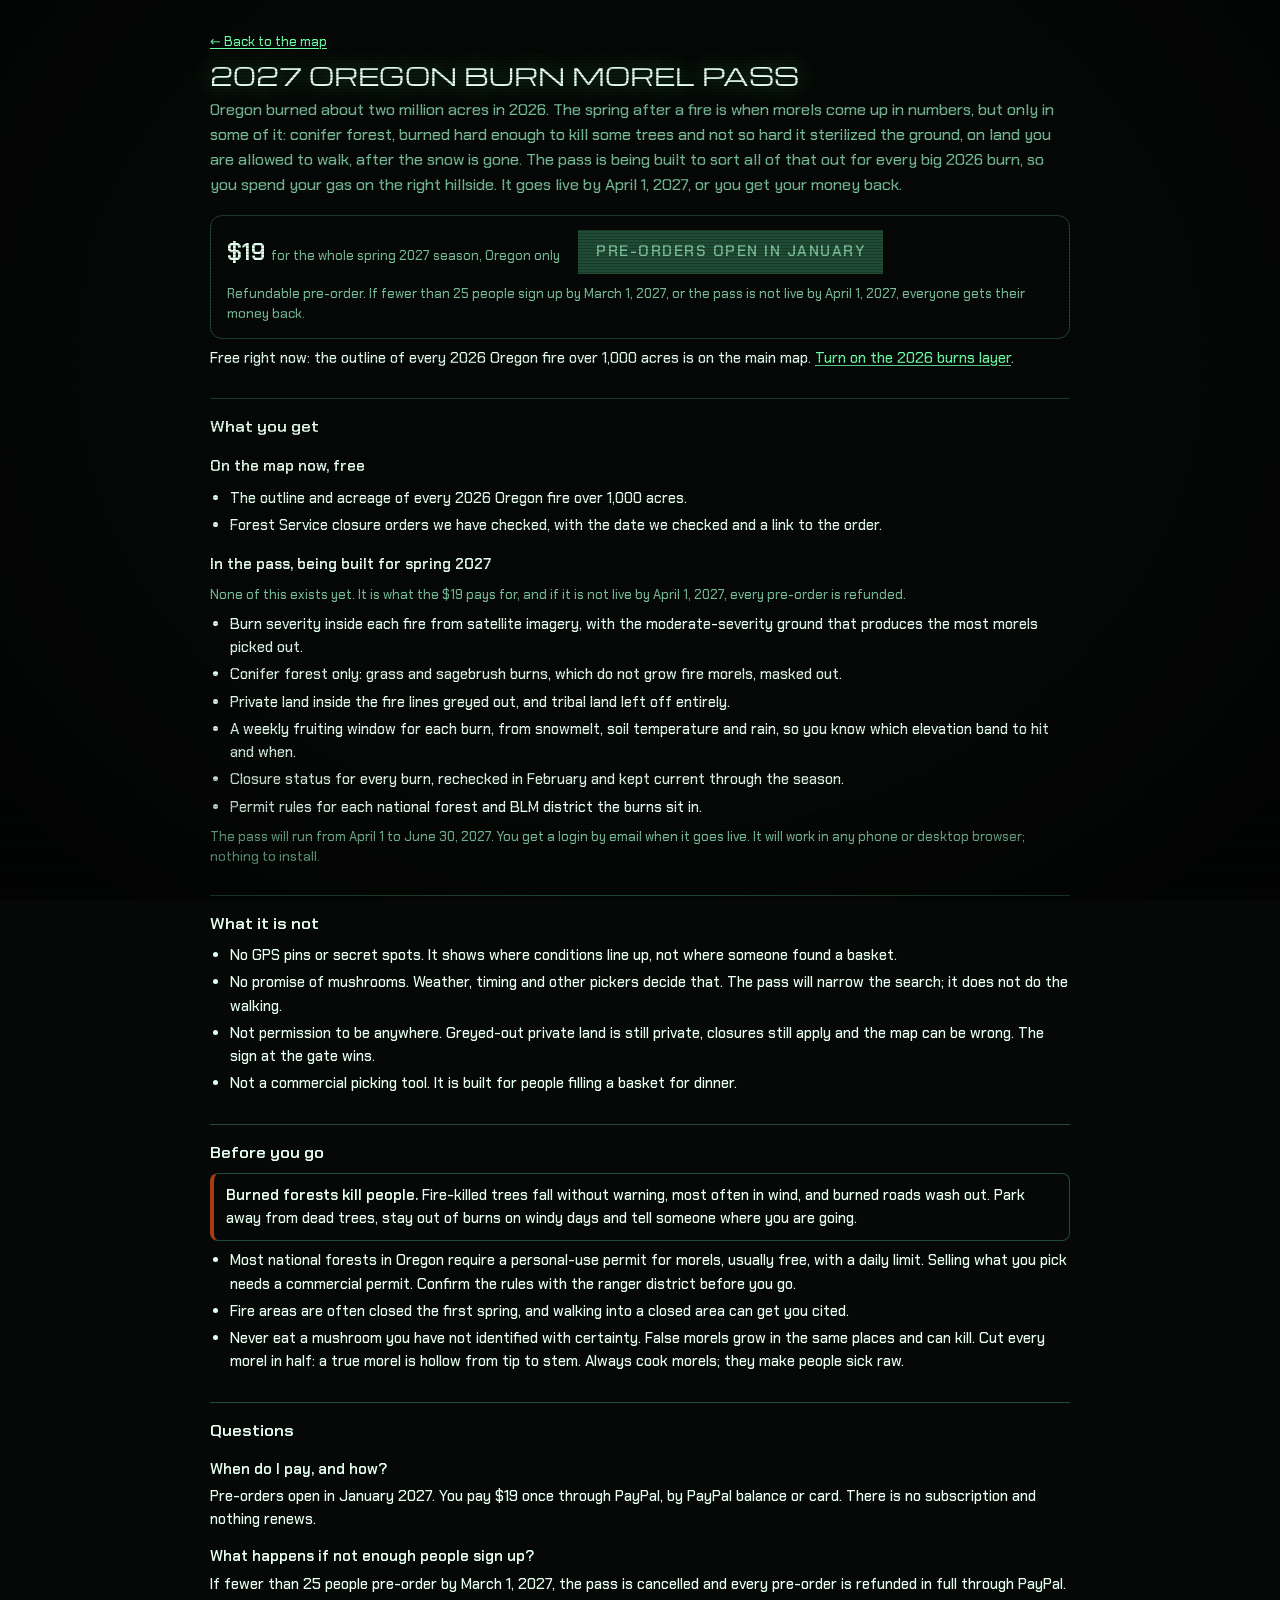
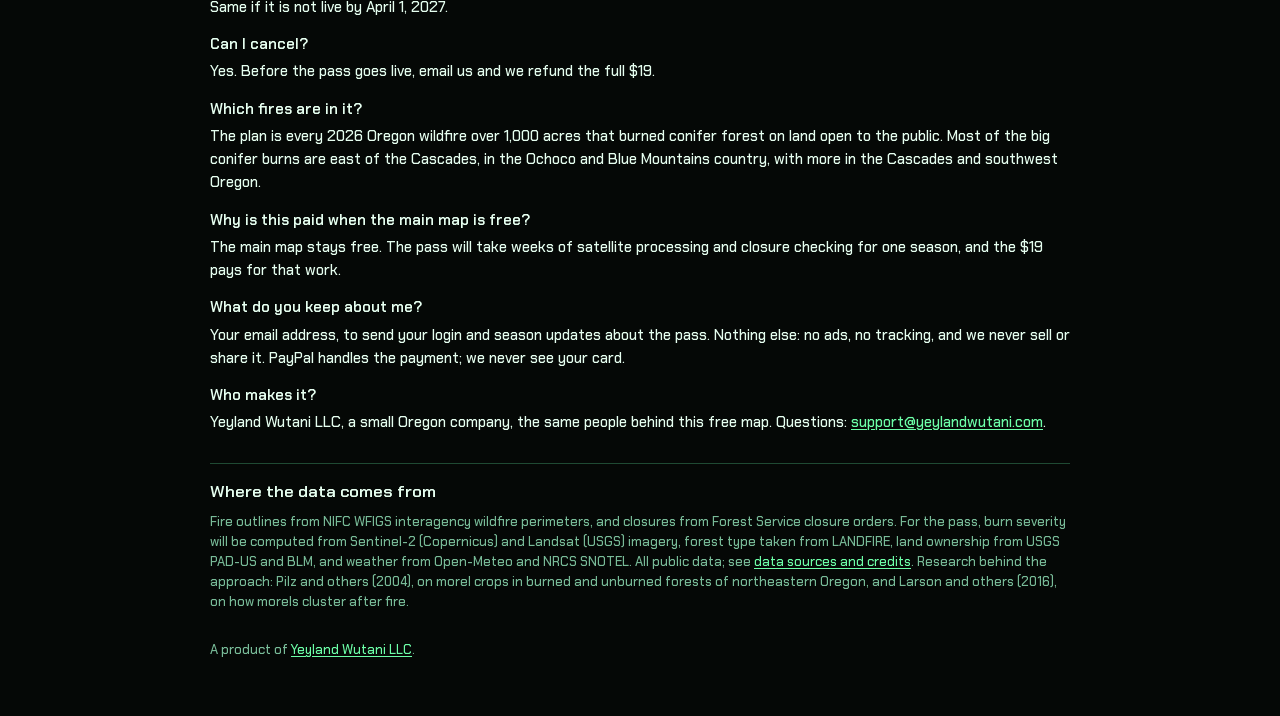
<file: site/burn-pass.html>
<!doctype html>
<html lang="en">
<head>
<meta charset="utf-8">
<meta name="viewport" content="width=device-width, initial-scale=1">
<title>2027 Oregon Burn Morel Pass - Western Oregon Mushroom Conditions</title>
<meta name="description" content="A spring 2027 map of Oregon's 2026 wildfire burns for morel hunters, now being built: burn severity, conifer forest, open public land, closures and a weekly fruiting window for each burn. $19, refundable pre-order.">
<link rel="canonical" href="https://shrooms.strong.beer/burn-pass.html">
<meta property="og:type" content="website">
<meta property="og:site_name" content="Western Oregon Mushroom Conditions">
<meta property="og:title" content="2027 Oregon Burn Morel Pass">
<meta property="og:description" content="Being built for spring 2027: burn severity, open land, closures and fruiting timing for every big 2026 Oregon burn. $19, refundable pre-order.">
<meta property="og:url" content="https://shrooms.strong.beer/burn-pass.html">
<meta property="og:image" content="https://shrooms.strong.beer/og.png">
<meta name="twitter:card" content="summary_large_image">
<meta name="twitter:image" content="https://shrooms.strong.beer/og.png">
<meta name="robots" content="index, follow, max-image-preview:large">
<meta name="theme-color" content="#050806">
<link rel="icon" href="favicon.svg" type="image/svg+xml">
<link rel="apple-touch-icon" href="apple-touch-icon.png">
<link rel="stylesheet" href="theme.css">
<style>
  body { margin: 0; background: var(--color-bg); color: var(--color-fg); font: 15px/1.55 var(--font-anthropic-sans); }
  main { max-width: 860px; margin: 0 auto; padding: 24px 18px 48px; }
  a { color: inherit; text-underline-offset: 2px; }
  h1 { font-size: 1.6rem; margin: 6px 0 4px; }
  h2 { font-size: 1.05rem; margin: 28px 0 8px; padding-top: 14px; border-top: 1px solid var(--color-border-line); }
  h3 { font-size: .95rem; margin: 16px 0 4px; }
  p { margin: 8px 0; }
  ul { margin: 8px 0; padding-left: 20px; }
  li { margin: 4px 0; }
  .lead { color: var(--color-fg-muted); font-size: 16px; }
  .back { font-size: 13px; }
  .note { font-size: 13px; color: var(--color-fg-muted); }
  .warn { padding: 10px 12px; border: 1px solid var(--color-border-line); border-left: 4px solid #a63d14; border-radius: 8px; }
  .buybox { display: flex; flex-wrap: wrap; align-items: center; gap: 10px 18px; margin: 18px 0 6px; padding: 14px 16px; border: 1px solid var(--color-border-line); border-radius: 12px; }
  .price { font-size: 1.5rem; font-weight: 700; }
  .price small { font-size: 13px; font-weight: 400; color: var(--color-fg-muted); }
  .buy { display: inline-block; padding: 10px 18px; border-radius: 10px; background: #a63d14; color: #fff; font-weight: 600; text-decoration: none; }
  .buy:hover { filter: brightness(1.08); }
  .buy:focus-visible { outline: 2px solid var(--color-fg); outline-offset: 2px; }
  .sr-only { position: absolute; width: 1px; height: 1px; overflow: hidden; clip: rect(0 0 0 0); white-space: nowrap; }
  .buy.is-off { background: var(--color-border-line); color: var(--color-fg-muted); cursor: default; }
  table { width: 100%; border-collapse: collapse; margin-top: 8px; font-size: 14px; }
  th, td { text-align: left; vertical-align: top; padding: 9px 10px 9px 0; border-bottom: 1px solid var(--color-border-line); }
  th { font-size: 12px; text-transform: uppercase; letter-spacing: .05em; color: var(--color-fg-muted); font-weight: 600; }
  td:first-child { font-weight: 600; width: 34%; }
  dt { font-weight: 600; margin-top: 14px; }
  dd { margin: 4px 0 0; }
  @media (max-width: 640px) { table, thead, tbody, tr, th, td { display: block; } thead { display: none; } tr { padding: 10px 0; border-bottom: 1px solid var(--color-border-line); } td { border: 0; padding: 2px 0; } td:first-child { width: auto; } }
</style>
</head>
<body>
<main>
  <p class="back"><a href="./">&larr; Back to the map</a></p>
  <h1>2027 Oregon Burn Morel Pass</h1>
  <p class="lead">Oregon burned about two million acres in 2026. The spring after a fire is when morels come up in numbers, but only in some of it: conifer forest, burned hard enough to kill some trees and not so hard it sterilized the ground, on land you are allowed to walk, after the snow is gone. The pass is being built to sort all of that out for every big 2026 burn, so you spend your gas on the right hillside. It goes live by April 1, 2027, or you get your money back.</p>

  <div class="buybox">
    <div class="price">$19 <small>for the whole spring 2027 season, Oregon only</small></div>
    <!-- Pre-orders: swap this span for the PayPal payment link once it exists:
         <a class="buy" href="PAYPAL_PAYMENT_LINK" target="_blank" rel="noopener noreferrer">Pre-order for $19<span class="sr-only"> (opens PayPal in a new tab)</span></a> -->
    <span class="buy is-off" aria-disabled="true">Pre-orders open in January</span>
    <p class="note" style="flex-basis:100%;margin:0">Refundable pre-order. If fewer than 25 people sign up by March 1, 2027, or the pass is not live by April 1, 2027, everyone gets their money back.</p>
  </div>
  <p>Free right now: the outline of every 2026 Oregon fire over 1,000 acres is on the main map. <a href="./#burns">Turn on the 2026 burns layer</a>.</p>

  <h2>What you get</h2>
  <h3>On the map now, free</h3>
  <ul>
    <li>The outline and acreage of every 2026 Oregon fire over 1,000 acres.</li>
    <li>Forest Service closure orders we have checked, with the date we checked and a link to the order.</li>
  </ul>
  <h3>In the pass, being built for spring 2027</h3>
  <p class="note">None of this exists yet. It is what the $19 pays for, and if it is not live by April 1, 2027, every pre-order is refunded.</p>
  <ul>
    <li>Burn severity inside each fire from satellite imagery, with the moderate-severity ground that produces the most morels picked out.</li>
    <li>Conifer forest only: grass and sagebrush burns, which do not grow fire morels, masked out.</li>
    <li>Private land inside the fire lines greyed out, and tribal land left off entirely.</li>
    <li>A weekly fruiting window for each burn, from snowmelt, soil temperature and rain, so you know which elevation band to hit and when.</li>
    <li>Closure status for every burn, rechecked in February and kept current through the season.</li>
    <li>Permit rules for each national forest and BLM district the burns sit in.</li>
  </ul>
  <p class="note">The pass will run from April 1 to June 30, 2027. You get a login by email when it goes live. It will work in any phone or desktop browser; nothing to install.</p>

  <h2>What it is not</h2>
  <ul>
    <li>No GPS pins or secret spots. It shows where conditions line up, not where someone found a basket.</li>
    <li>No promise of mushrooms. Weather, timing and other pickers decide that. The pass will narrow the search; it does not do the walking.</li>
    <li>Not permission to be anywhere. Greyed-out private land is still private, closures still apply and the map can be wrong. The sign at the gate wins.</li>
    <li>Not a commercial picking tool. It is built for people filling a basket for dinner.</li>
  </ul>

  <h2>Before you go</h2>
  <p class="warn"><b>Burned forests kill people.</b> Fire-killed trees fall without warning, most often in wind, and burned roads wash out. Park away from dead trees, stay out of burns on windy days and tell someone where you are going.</p>
  <ul>
    <li>Most national forests in Oregon require a personal-use permit for morels, usually free, with a daily limit. Selling what you pick needs a commercial permit. Confirm the rules with the ranger district before you go.</li>
    <li>Fire areas are often closed the first spring, and walking into a closed area can get you cited.</li>
    <li>Never eat a mushroom you have not identified with certainty. False morels grow in the same places and can kill. Cut every morel in half: a true morel is hollow from tip to stem. Always cook morels; they make people sick raw.</li>
  </ul>

  <h2>Questions</h2>
  <dl>
    <dt>When do I pay, and how?</dt>
    <dd>Pre-orders open in January 2027. You pay $19 once through PayPal, by PayPal balance or card. There is no subscription and nothing renews.</dd>
    <dt>What happens if not enough people sign up?</dt>
    <dd>If fewer than 25 people pre-order by March 1, 2027, the pass is cancelled and every pre-order is refunded in full through PayPal. Same if it is not live by April 1, 2027.</dd>
    <dt>Can I cancel?</dt>
    <dd>Yes. Before the pass goes live, email us and we refund the full $19.</dd>
    <dt>Which fires are in it?</dt>
    <dd>The plan is every 2026 Oregon wildfire over 1,000 acres that burned conifer forest on land open to the public. Most of the big conifer burns are east of the Cascades, in the Ochoco and Blue Mountains country, with more in the Cascades and southwest Oregon.</dd>
    <dt>Why is this paid when the main map is free?</dt>
    <dd>The main map stays free. The pass will take weeks of satellite processing and closure checking for one season, and the $19 pays for that work.</dd>
    <dt>What do you keep about me?</dt>
    <dd>Your email address, to send your login and season updates about the pass. Nothing else: no ads, no tracking, and we never sell or share it. PayPal handles the payment; we never see your card.</dd>
    <dt>Who makes it?</dt>
    <dd>Yeyland Wutani LLC, a small Oregon company, the same people behind this free map. Questions: <a href="mailto:support@yeylandwutani.com">support@yeylandwutani.com</a>.</dd>
  </dl>

  <h2>Where the data comes from</h2>
  <p class="note">Fire outlines from NIFC WFIGS interagency wildfire perimeters, and closures from Forest Service closure orders. For the pass, burn severity will be computed from Sentinel-2 (Copernicus) and Landsat (USGS) imagery, forest type taken from LANDFIRE, land ownership from USGS PAD-US and BLM, and weather from Open-Meteo and NRCS SNOTEL. All public data; see <a href="sources.html">data sources and credits</a>. Research behind the approach: Pilz and others (2004), on morel crops in burned and unburned forests of northeastern Oregon, and Larson and others (2016), on how morels cluster after fire.</p>

  <p class="note" style="margin-top:28px">A product of <a href="https://yeylandwutani.com/" target="_blank" rel="noopener noreferrer">Yeyland Wutani LLC</a>.</p>
</main>
</body>
</html>
</file>
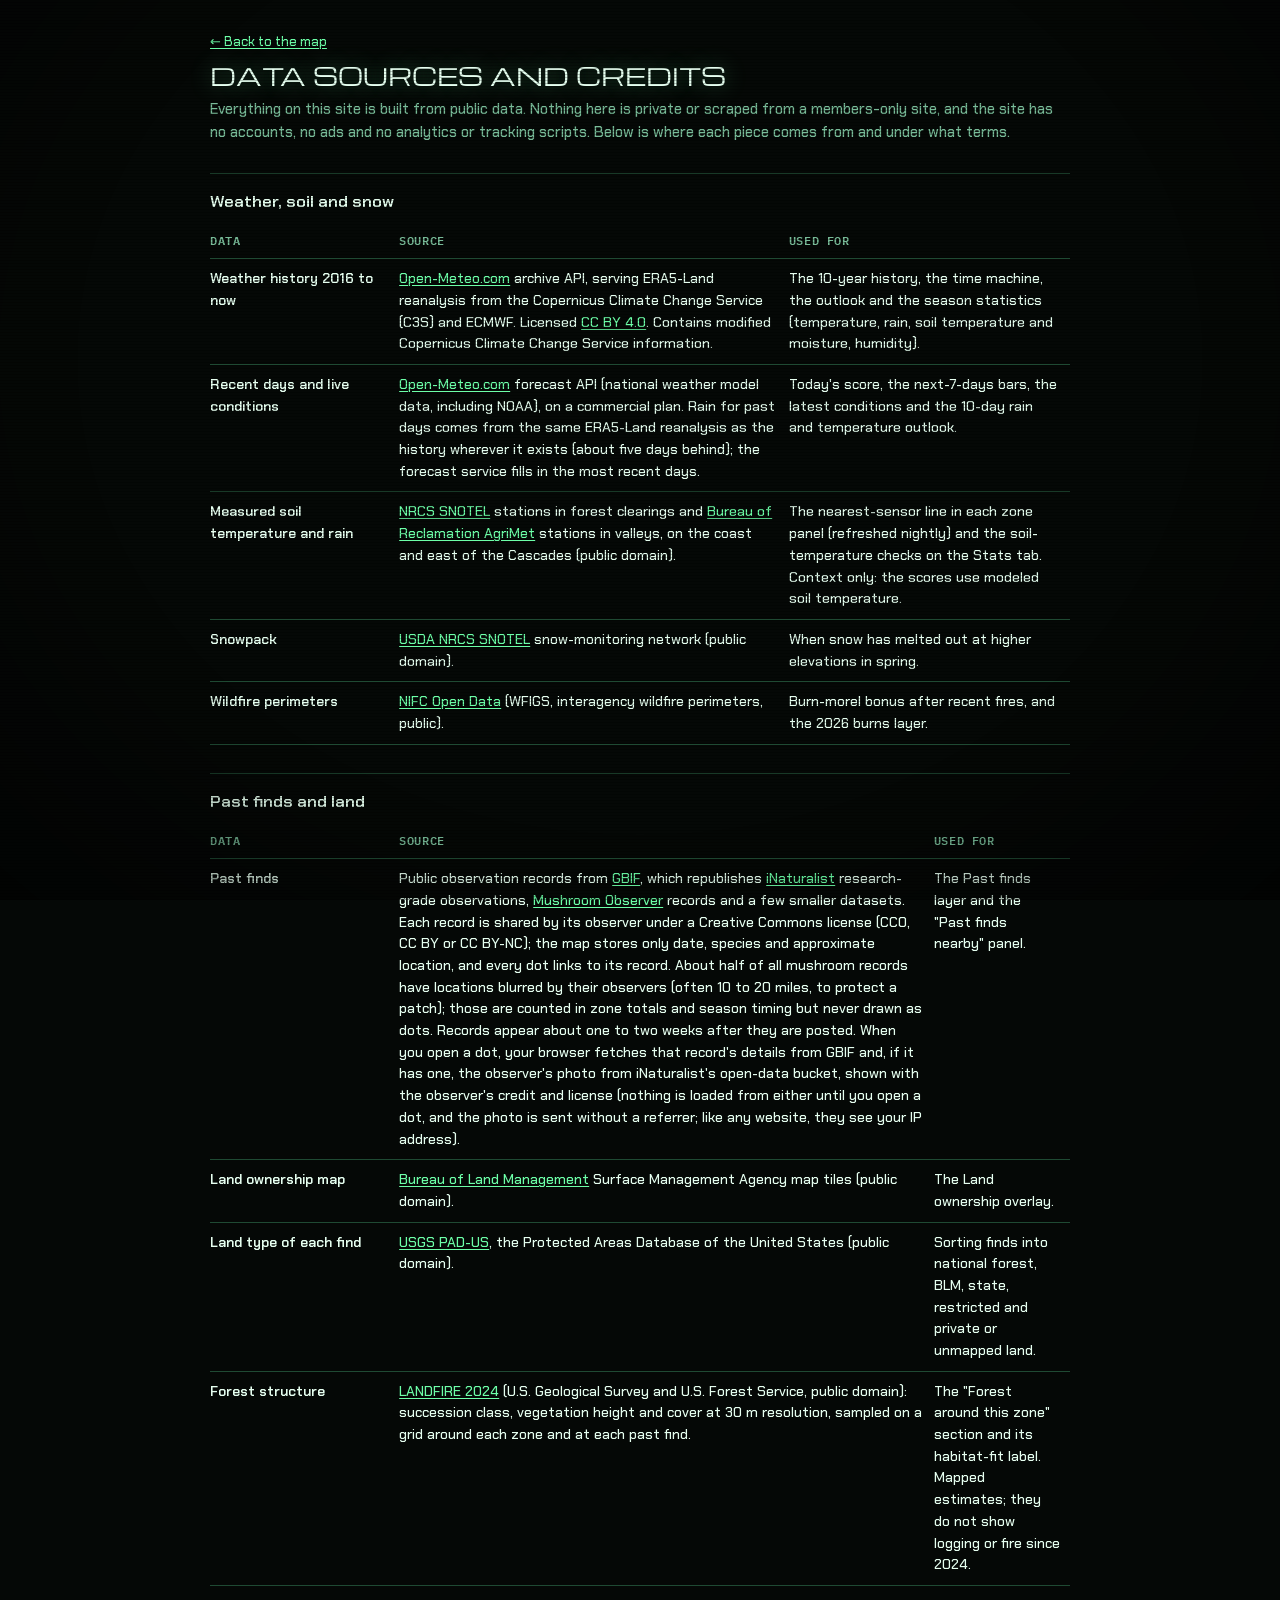
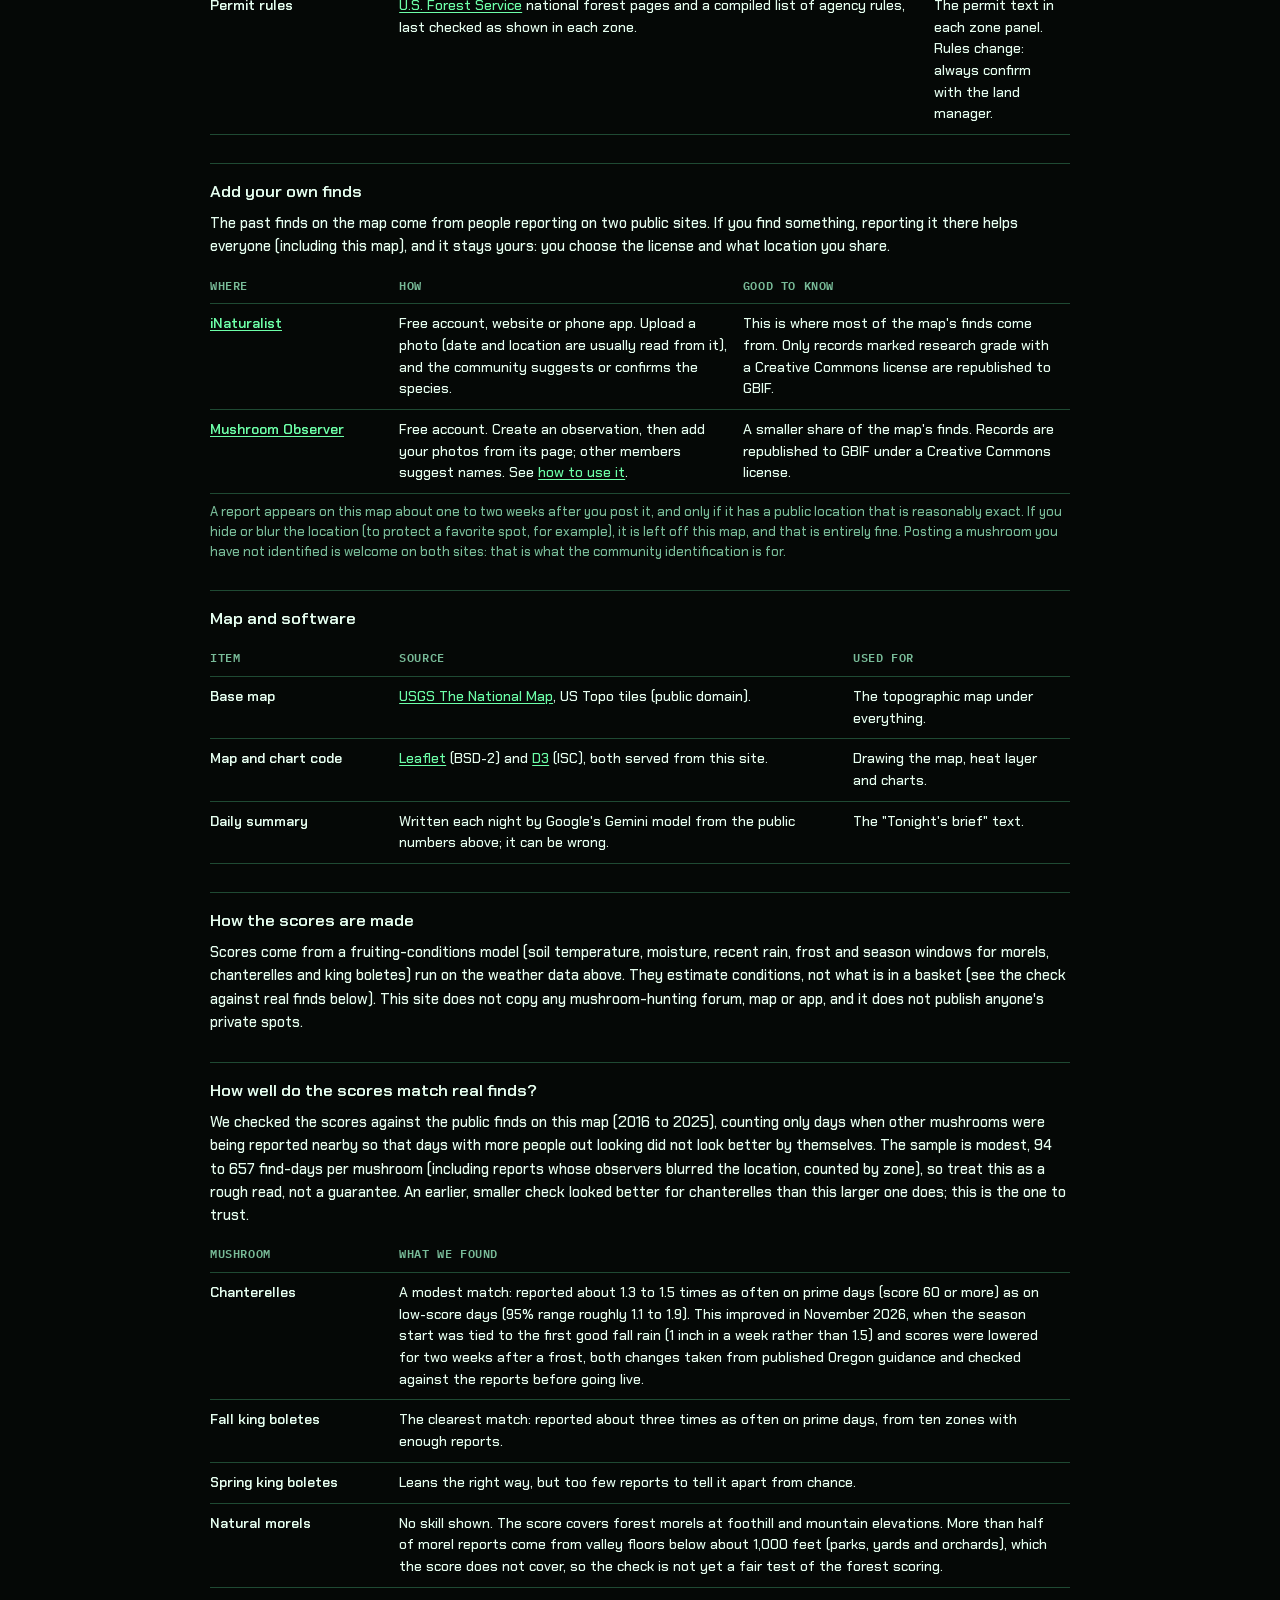
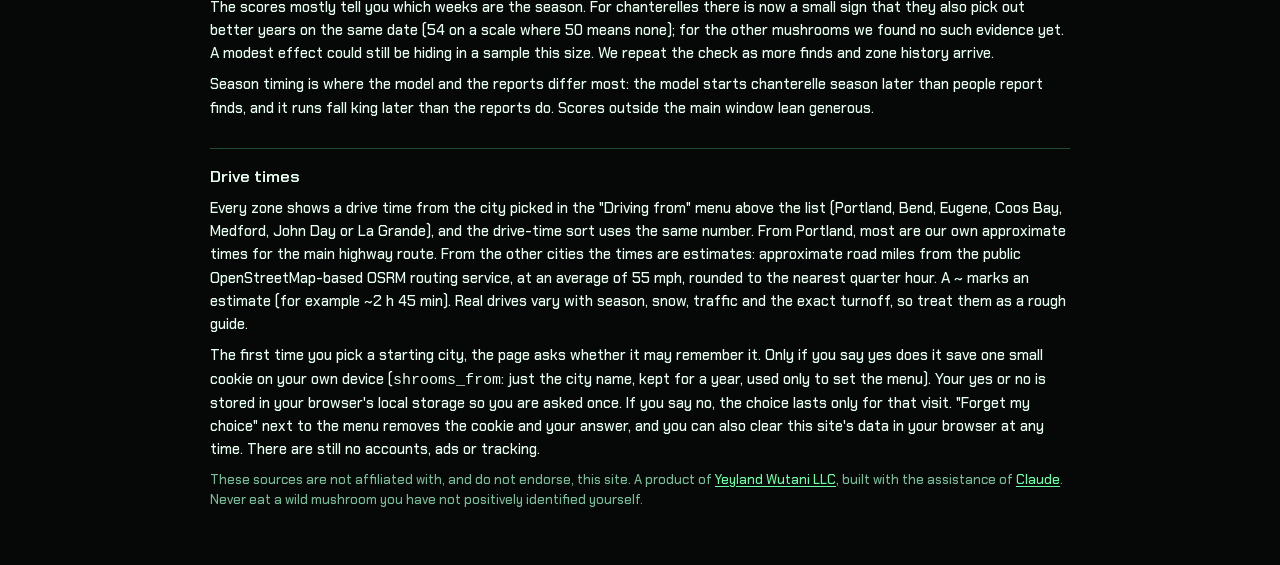
<file: site/sources.html>
<!doctype html>
<html lang="en">
<head>
<meta charset="utf-8">
<meta name="viewport" content="width=device-width, initial-scale=1">
<title>Data sources and credits - Western Oregon Mushroom Conditions</title>
<meta name="description" content="Where the data behind Western Oregon Mushroom Conditions comes from: all public sources, with licenses and credits.">
<meta name="robots" content="index, follow, max-image-preview:large">
<link rel="canonical" href="https://shrooms.strong.beer/sources.html">
<meta property="og:type" content="website">
<meta property="og:site_name" content="Western Oregon Mushroom Conditions">
<meta property="og:title" content="Data sources and credits - Western Oregon Mushroom Conditions">
<meta property="og:description" content="Where the data behind Western Oregon Mushroom Conditions comes from: all public sources, with licenses and credits.">
<meta property="og:url" content="https://shrooms.strong.beer/sources.html">
<meta property="og:image" content="https://shrooms.strong.beer/og.png">
<meta name="twitter:card" content="summary_large_image">
<meta name="twitter:image" content="https://shrooms.strong.beer/og.png">
<meta name="theme-color" content="#050806">
<link rel="icon" href="favicon.svg" type="image/svg+xml">
<link rel="apple-touch-icon" href="apple-touch-icon.png">
<link rel="stylesheet" href="theme.css">
<style>
  body { margin: 0; background: var(--color-bg); color: var(--color-fg); font: 15px/1.55 var(--font-anthropic-sans); }
  main { max-width: 860px; margin: 0 auto; padding: 24px 18px 48px; }
  a { color: inherit; text-underline-offset: 2px; }
  h1 { font-size: 1.6rem; margin: 6px 0 4px; }
  h2 { font-size: 1.05rem; margin: 28px 0 8px; padding-top: 14px; border-top: 1px solid var(--color-border-line); }
  p { margin: 8px 0; }
  .lead { color: var(--color-fg-muted); }
  .back { font-size: 13px; }
  table { width: 100%; border-collapse: collapse; margin-top: 8px; font-size: 14px; }
  th, td { text-align: left; vertical-align: top; padding: 9px 10px 9px 0; border-bottom: 1px solid var(--color-border-line); }
  th { font-size: 12px; text-transform: uppercase; letter-spacing: .05em; color: var(--color-fg-muted); font-weight: 600; }
  td:first-child { font-weight: 600; width: 22%; }
  .note { font-size: 13px; color: var(--color-fg-muted); }
  @media (max-width: 640px) { table, thead, tbody, tr, th, td { display: block; } thead { display: none; } tr { padding: 10px 0; border-bottom: 1px solid var(--color-border-line); } td { border: 0; padding: 2px 0; } td:first-child { width: auto; } }
</style>
</head>
<body>
<main>
  <p class="back"><a href="./">&larr; Back to the map</a></p>
  <h1>Data sources and credits</h1>
  <p class="lead">Everything on this site is built from public data. Nothing here is private or scraped from a members-only site, and the site has no accounts, no ads and no analytics or tracking scripts. Below is where each piece comes from and under what terms.</p>

  <h2>Weather, soil and snow</h2>
  <table>
    <thead><tr><th>Data</th><th>Source</th><th>Used for</th></tr></thead>
    <tbody>
      <tr><td>Weather history 2016 to now</td><td><a href="https://open-meteo.com/" target="_blank" rel="noopener noreferrer">Open-Meteo.com</a> archive API, serving ERA5-Land reanalysis from the Copernicus Climate Change Service (C3S) and ECMWF. Licensed <a href="https://open-meteo.com/en/license" target="_blank" rel="noopener noreferrer">CC BY 4.0</a>. Contains modified Copernicus Climate Change Service information.</td><td>The 10-year history, the time machine, the outlook and the season statistics (temperature, rain, soil temperature and moisture, humidity).</td></tr>
      <tr><td>Recent days and live conditions</td><td><a href="https://open-meteo.com/" target="_blank" rel="noopener noreferrer">Open-Meteo.com</a> forecast API (national weather model data, including NOAA), on a commercial plan. Rain for past days comes from the same ERA5-Land reanalysis as the history wherever it exists (about five days behind); the forecast service fills in the most recent days.</td><td>Today's score, the next-7-days bars, the latest conditions and the 10-day rain and temperature outlook.</td></tr>
      <tr><td>Measured soil temperature and rain</td><td><a href="https://www.nrcs.usda.gov/resources/data-and-reports/snow-and-water-interactive-map" target="_blank" rel="noopener noreferrer">NRCS SNOTEL</a> stations in forest clearings and <a href="https://www.usbr.gov/pn/agrimet/" target="_blank" rel="noopener noreferrer">Bureau of Reclamation AgriMet</a> stations in valleys, on the coast and east of the Cascades (public domain).</td><td>The nearest-sensor line in each zone panel (refreshed nightly) and the soil-temperature checks on the Stats tab. Context only: the scores use modeled soil temperature.</td></tr>
      <tr><td>Snowpack</td><td><a href="https://wcc.sc.egov.usda.gov/" target="_blank" rel="noopener noreferrer">USDA NRCS SNOTEL</a> snow-monitoring network (public domain).</td><td>When snow has melted out at higher elevations in spring.</td></tr>
      <tr><td>Wildfire perimeters</td><td><a href="https://data-nifc.opendata.arcgis.com/" target="_blank" rel="noopener noreferrer">NIFC Open Data</a> (WFIGS, interagency wildfire perimeters, public).</td><td>Burn-morel bonus after recent fires, and the 2026 burns layer.</td></tr>
    </tbody>
  </table>

  <h2>Past finds and land</h2>
  <table>
    <thead><tr><th>Data</th><th>Source</th><th>Used for</th></tr></thead>
    <tbody>
      <tr><td>Past finds</td><td>Public observation records from <a href="https://www.gbif.org/" target="_blank" rel="noopener noreferrer">GBIF</a>, which republishes <a href="https://www.inaturalist.org/" target="_blank" rel="noopener noreferrer">iNaturalist</a> research-grade observations, <a href="https://mushroomobserver.org/" target="_blank" rel="noopener noreferrer">Mushroom Observer</a> records and a few smaller datasets. Each record is shared by its observer under a Creative Commons license (CC0, CC BY or CC BY-NC); the map stores only date, species and approximate location, and every dot links to its record. About half of all mushroom records have locations blurred by their observers (often 10 to 20 miles, to protect a patch); those are counted in zone totals and season timing but never drawn as dots. Records appear about one to two weeks after they are posted. When you open a dot, your browser fetches that record's details from GBIF and, if it has one, the observer's photo from iNaturalist's open-data bucket, shown with the observer's credit and license (nothing is loaded from either until you open a dot, and the photo is sent without a referrer; like any website, they see your IP address).</td><td>The Past finds layer and the "Past finds nearby" panel.</td></tr>
      <tr><td>Land ownership map</td><td><a href="https://gis.blm.gov/" target="_blank" rel="noopener noreferrer">Bureau of Land Management</a> Surface Management Agency map tiles (public domain).</td><td>The Land ownership overlay.</td></tr>
      <tr><td>Land type of each find</td><td><a href="https://www.usgs.gov/programs/gap-analysis-project/science/pad-us-data-overview" target="_blank" rel="noopener noreferrer">USGS PAD-US</a>, the Protected Areas Database of the United States (public domain).</td><td>Sorting finds into national forest, BLM, state, restricted and private or unmapped land.</td></tr>
      <tr><td>Forest structure</td><td><a href="https://landfire.gov/" target="_blank" rel="noopener noreferrer">LANDFIRE 2024</a> (U.S. Geological Survey and U.S. Forest Service, public domain): succession class, vegetation height and cover at 30 m resolution, sampled on a grid around each zone and at each past find.</td><td>The "Forest around this zone" section and its habitat-fit label. Mapped estimates; they do not show logging or fire since 2024.</td></tr>
      <tr><td>Permit rules</td><td><a href="https://www.fs.usda.gov/" target="_blank" rel="noopener noreferrer">U.S. Forest Service</a> national forest pages and a compiled list of agency rules, last checked as shown in each zone.</td><td>The permit text in each zone panel. Rules change: always confirm with the land manager.</td></tr>
    </tbody>
  </table>

  <h2>Add your own finds</h2>
  <p>The past finds on the map come from people reporting on two public sites. If you find something, reporting it there helps everyone (including this map), and it stays yours: you choose the license and what location you share.</p>
  <table>
    <thead><tr><th>Where</th><th>How</th><th>Good to know</th></tr></thead>
    <tbody>
      <tr><td><a href="https://www.inaturalist.org/observations/upload" target="_blank" rel="noopener noreferrer">iNaturalist</a></td><td>Free account, website or phone app. Upload a photo (date and location are usually read from it), and the community suggests or confirms the species.</td><td>This is where most of the map's finds come from. Only records marked research grade with a Creative Commons license are republished to GBIF.</td></tr>
      <tr><td><a href="https://mushroomobserver.org/observations/new" target="_blank" rel="noopener noreferrer">Mushroom Observer</a></td><td>Free account. Create an observation, then add your photos from its page; other members suggest names. See <a href="https://mushroomobserver.org/info/how_to_use" target="_blank" rel="noopener noreferrer">how to use it</a>.</td><td>A smaller share of the map's finds. Records are republished to GBIF under a Creative Commons license.</td></tr>
    </tbody>
  </table>
  <p class="note">A report appears on this map about one to two weeks after you post it, and only if it has a public location that is reasonably exact. If you hide or blur the location (to protect a favorite spot, for example), it is left off this map, and that is entirely fine. Posting a mushroom you have not identified is welcome on both sites: that is what the community identification is for.</p>

  <h2>Map and software</h2>
  <table>
    <thead><tr><th>Item</th><th>Source</th><th>Used for</th></tr></thead>
    <tbody>
      <tr><td>Base map</td><td><a href="https://www.usgs.gov/programs/national-geospatial-program/national-map" target="_blank" rel="noopener noreferrer">USGS The National Map</a>, US Topo tiles (public domain).</td><td>The topographic map under everything.</td></tr>
      <tr><td>Map and chart code</td><td><a href="https://leafletjs.com/" target="_blank" rel="noopener noreferrer">Leaflet</a> (BSD-2) and <a href="https://d3js.org/" target="_blank" rel="noopener noreferrer">D3</a> (ISC), both served from this site.</td><td>Drawing the map, heat layer and charts.</td></tr>
      <tr><td>Daily summary</td><td>Written each night by Google's Gemini model from the public numbers above; it can be wrong.</td><td>The "Tonight's brief" text.</td></tr>
    </tbody>
  </table>

  <h2>How the scores are made</h2>
  <p>Scores come from a fruiting-conditions model (soil temperature, moisture, recent rain, frost and season windows for morels, chanterelles and king boletes) run on the weather data above. They estimate conditions, not what is in a basket (see the check against real finds below). This site does not copy any mushroom-hunting forum, map or app, and it does not publish anyone's private spots.</p>

  <h2 id="checks">How well do the scores match real finds?</h2>
  <p>We checked the scores against the public finds on this map (2016 to 2025), counting only days when other mushrooms were being reported nearby so that days with more people out looking did not look better by themselves. The sample is modest, 94 to 657 find-days per mushroom (including reports whose observers blurred the location, counted by zone), so treat this as a rough read, not a guarantee. An earlier, smaller check looked better for chanterelles than this larger one does; this is the one to trust.</p>
  <table>
    <thead><tr><th>Mushroom</th><th>What we found</th></tr></thead>
    <tbody>
      <tr><td>Chanterelles</td><td>A modest match: reported about 1.3 to 1.5 times as often on prime days (score 60 or more) as on low-score days (95% range roughly 1.1 to 1.9). This improved in November 2026, when the season start was tied to the first good fall rain (1 inch in a week rather than 1.5) and scores were lowered for two weeks after a frost, both changes taken from published Oregon guidance and checked against the reports before going live.</td></tr>
      <tr><td>Fall king boletes</td><td>The clearest match: reported about three times as often on prime days, from ten zones with enough reports.</td></tr>
      <tr><td>Spring king boletes</td><td>Leans the right way, but too few reports to tell it apart from chance.</td></tr>
      <tr><td>Natural morels</td><td>No skill shown. The score covers forest morels at foothill and mountain elevations. More than half of morel reports come from valley floors below about 1,000 feet (parks, yards and orchards), which the score does not cover, so the check is not yet a fair test of the forest scoring.</td></tr>
    </tbody>
  </table>
  <p>The scores mostly tell you which weeks are the season. For chanterelles there is now a small sign that they also pick out better years on the same date (54 on a scale where 50 means none); for the other mushrooms we found no such evidence yet. A modest effect could still be hiding in a sample this size. We repeat the check as more finds and zone history arrive.</p>
  <p>Season timing is where the model and the reports differ most: the model starts chanterelle season later than people report finds, and it runs fall king later than the reports do. Scores outside the main window lean generous.</p>

  <h2 id="drive">Drive times</h2>
  <p>Every zone shows a drive time from the city picked in the "Driving from" menu above the list (Portland, Bend, Eugene, Coos Bay, Medford, John Day or La Grande), and the drive-time sort uses the same number. From Portland, most are our own approximate times for the main highway route. From the other cities the times are estimates: approximate road miles from the public OpenStreetMap-based OSRM routing service, at an average of 55 mph, rounded to the nearest quarter hour. A ~ marks an estimate (for example ~2 h 45 min). Real drives vary with season, snow, traffic and the exact turnoff, so treat them as a rough guide.</p>
  <p>The first time you pick a starting city, the page asks whether it may remember it. Only if you say yes does it save one small cookie on your own device (<code>shrooms_from</code>: just the city name, kept for a year, used only to set the menu). Your yes or no is stored in your browser's local storage so you are asked once. If you say no, the choice lasts only for that visit. "Forget my choice" next to the menu removes the cookie and your answer, and you can also clear this site's data in your browser at any time. There are still no accounts, ads or tracking.</p>

  <p class="note">These sources are not affiliated with, and do not endorse, this site. A product of <a href="https://yeylandwutani.com/" target="_blank" rel="noopener noreferrer">Yeyland Wutani LLC</a>, built with the assistance of <a href="https://www.anthropic.com/claude" target="_blank" rel="noopener noreferrer">Claude</a>. Never eat a wild mushroom you have not positively identified yourself.</p>
</main>
</body>
</html>
</file>
<file: site/theme.css>
/* Shared by every page: fonts, colour tokens, base type and the screen effects. Dark only (a ship terminal:
   phosphor on black, one alarm colour). The three fonts are self-hosted in fonts/ (SIL Open Font License,
   see fonts/README.txt) because the content security policy allows no outside fonts. */
@font-face{font-family:'Michroma';font-weight:400 700;font-display:swap;src:url(fonts/michroma-400.woff2) format('woff2')}
@font-face{font-family:'Chakra Petch';font-weight:400 500;font-display:swap;src:url(fonts/chakra-petch-500.woff2) format('woff2')}
@font-face{font-family:'Chakra Petch';font-weight:600 700;font-display:swap;src:url(fonts/chakra-petch-600.woff2) format('woff2')}
@font-face{font-family:'IBM Plex Mono';font-weight:400;font-display:swap;src:url(fonts/ibm-plex-mono-400.woff2) format('woff2')}
@font-face{font-family:'IBM Plex Mono';font-weight:500;font-display:swap;src:url(fonts/ibm-plex-mono-500.woff2) format('woff2')}
@font-face{font-family:'IBM Plex Mono';font-weight:600 700;font-display:swap;src:url(fonts/ibm-plex-mono-600.woff2) format('woff2')}
:root{color-scheme:dark;--color-fg:#e6fff0;--color-bg:#050806;--color-panel:#09110d;--color-border-line:#1f4a33;--color-fg-muted:#78bb98;--ph:#6dffa8;--ph-rgb:109,255,168;--red:#ff4a2b;--red-rgb:255,74,43;--amber:#ffc233;--amber-rgb:255,194,51;--cds-radius:2px;--cds-pad-xs:6px;--cds-pad-sm:10px;--cds-pad-md:14px;--cds-pad-lg:18px;--cds-gap-sm:10px;--cds-gap-md:16px;--cds-gap-lg:24px;--cds-font-size-caption:12.5px;--cds-font-size-body:14.5px;--cds-shadow-popover:0 8px 30px rgba(0,0,0,.65),0 0 0 1px rgba(109,255,168,.16);--cds-dur-slow:300ms;--cds-ease-out:cubic-bezier(.2,.7,.2,1);--font-anthropic-sans:'Chakra Petch',system-ui,-apple-system,"Segoe UI",sans-serif;--font-anthropic-serif:'Michroma','Eurostile','Microgramma D Extended','Bank Gothic',system-ui,sans-serif;--font-mono:'IBM Plex Mono',ui-monospace,Consolas,'Courier New',monospace}
body{margin:0;background:var(--color-bg);color:var(--color-fg);font-family:var(--font-anthropic-sans, system-ui, -apple-system, 'Segoe UI', Roboto, sans-serif);font-weight:500} #dash-root{padding:0 var(--dash-gutter,16px)}
select.dash-select{appearance:auto;padding:6px 8px;border:1px solid rgba(var(--ph-rgb),.4);border-radius:0;background:var(--color-bg);color:var(--color-fg);font-family:var(--font-mono);font-size:12.5px}
/* screen effects: static scanlines and a vignette over everything. Nothing sweeps across the page. */
body::before{content:'';position:fixed;inset:0;z-index:2000;pointer-events:none;background:repeating-linear-gradient(0deg,rgba(0,0,0,.22) 0 1px,transparent 1px 3px);transition:opacity .2s}
body::after{content:'';position:fixed;inset:0;z-index:1999;pointer-events:none;background:radial-gradient(ellipse at 50% 40%,transparent 62%,rgba(0,0,0,.55));transition:opacity .2s}
/* a past-find photo is open: show it without the scanlines and vignette (set by app.js) */
body.photo-clear::before,body.photo-clear::after{opacity:0}
/* static pages (sources, burn pass) */
body > main h1{font-family:var(--font-anthropic-serif);font-weight:400;text-transform:uppercase;font-size:clamp(1.05rem,3.4vw,1.5rem);line-height:1.25;text-shadow:0 0 22px rgba(var(--ph-rgb),.45)}
body > main a{color:var(--ph)}
body > main a:hover{color:var(--color-fg)}
body > main th{font-family:var(--font-mono)}
body .buy{border-radius:0;background:var(--red);color:#050806;text-transform:uppercase;letter-spacing:.1em}
</file>
